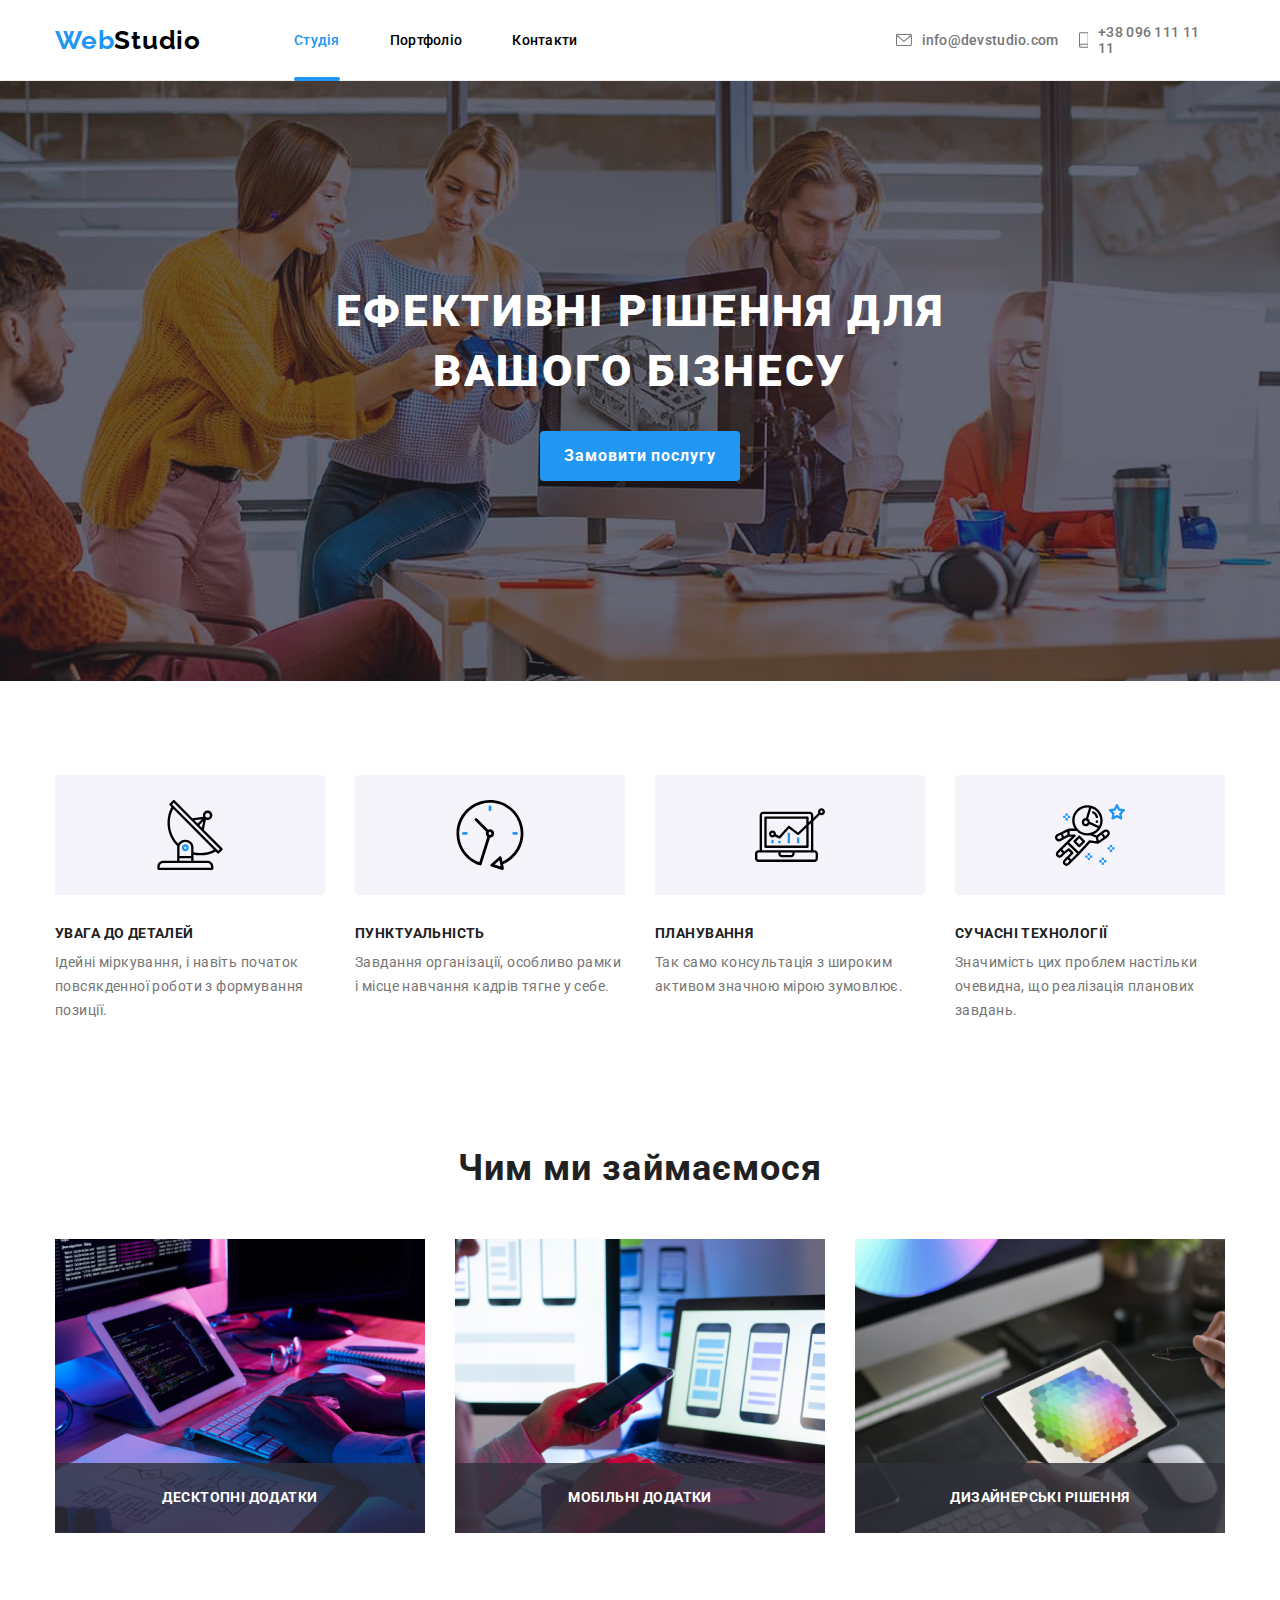
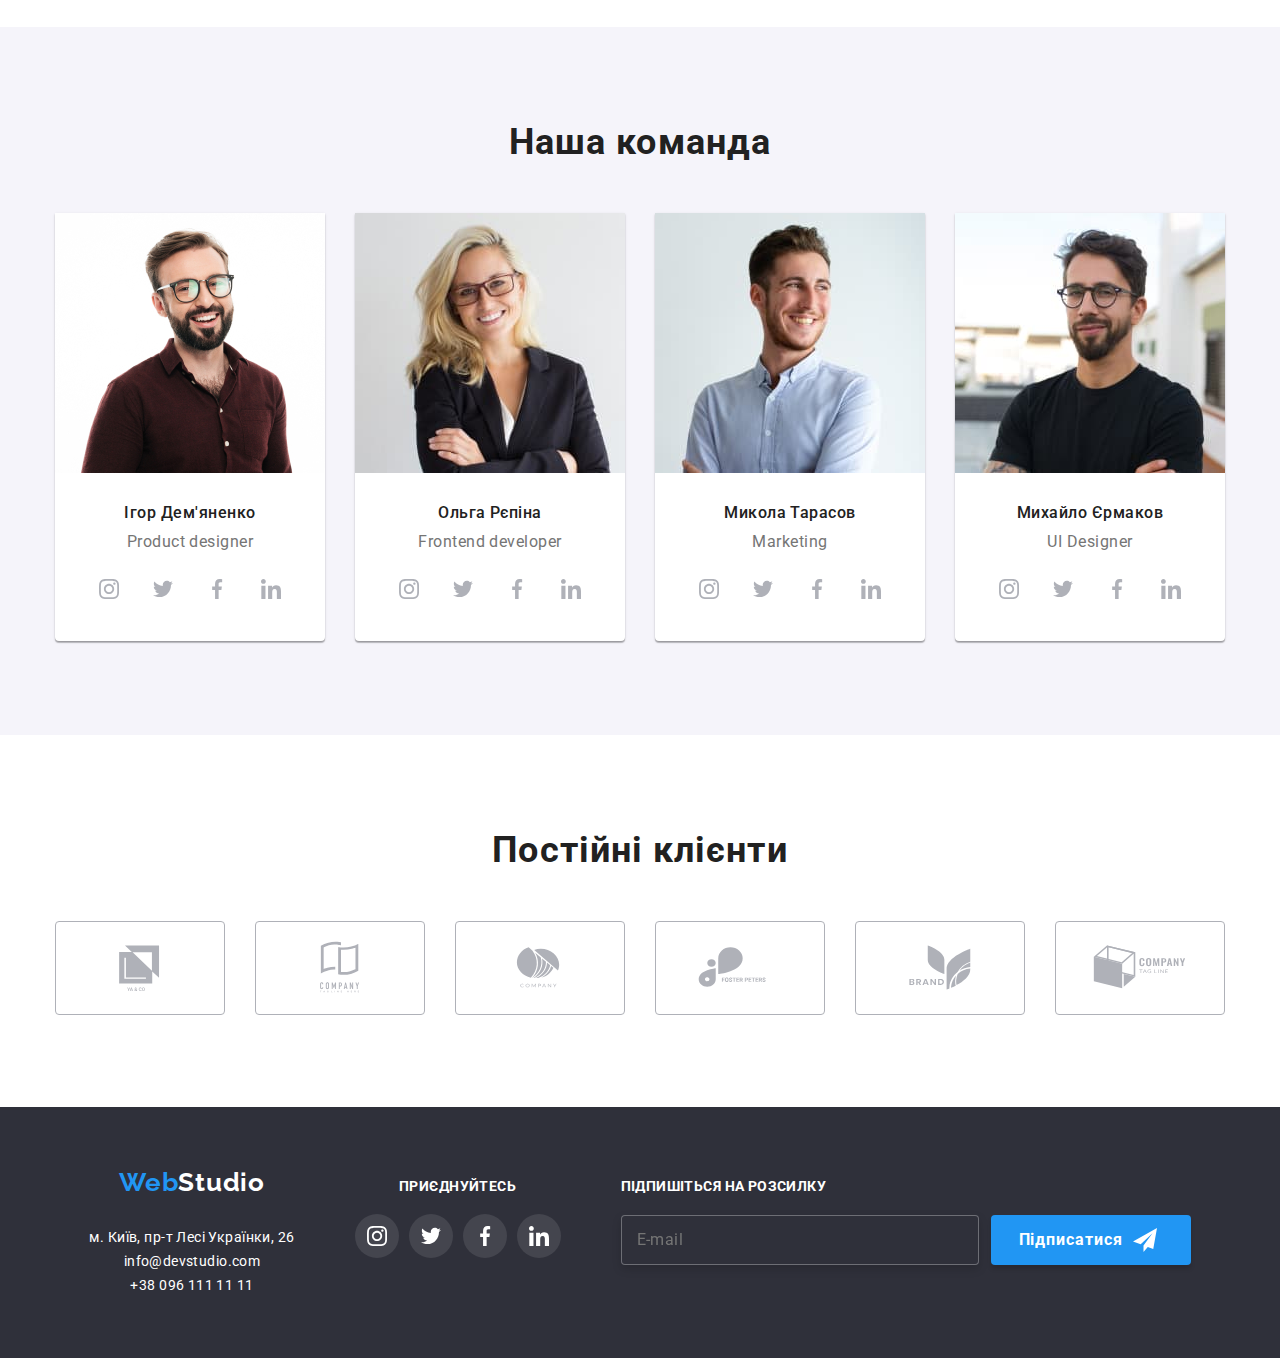
<file: index.html>
<!DOCTYPE html>
<html lang="uk">
<head>
    <meta charset="UTF-8">
    <meta http-equiv="X-UA-Compatible" content="IE=edge">
    <meta name="viewport" content="width=device-width, initial-scale=1.0">
    <title>WebStudio</title>

    <!-- Fonts -->
    <link rel="preconnect" href="https://fonts.googleapis.com" />
    <link rel="preconnect" href="https://fonts.gstatic.com" crossorigin />
    <link
        href="https://fonts.googleapis.com/css2?family=Montserrat:wght@400;500;600&family=Raleway:wght@700&family=Roboto:wght@400;500;700;900&display=swap"
        rel="stylesheet" />
        <link rel="stylesheet" href="https://cdnjs.cloudflare.com/ajax/libs/modern-normalize/1.1.0/modern-normalize.min.css" />
     <!-- Styles -->
    <link rel="stylesheet" href="./css/styles.css" />
</head>
<body class="body">
    <!-- Header -->
        <header class="header">
          <div class="container">
             <div class="header-container">
                 <nav class="header-nav">
                    <a href="" class="logo">
                      <span class="logo-web">Web</span><span class="logo-studio-header">Studio</span>
                    </a>
                   <ul class="header-menu">
                       <li class="nav-menu"><a href="./index.html" class="link link-current">Студія</a></li>
                       <li class="nav-menu"><a href="./portfolio.html" class="link">Портфоліо</a></li>
                      <li class="nav-menu"><a href="" class="link">Контакти</a></li>
                   </ul>
                 </nav>  
                 
                <ul class="header-contact">
                    <li class="contact-menu"><a href="" class="contact"><svg class="icon-envelope" width="16px" height="12px">
                     <use href="./images/icons.svg#icon-envelopehover"></use>
                  </svg>info@devstudio.com</a></li>
                    <li class="contact-menu"><a href="" class="contact-icon"><svg class="icon-smartphone" width="10px" height="16px">
                     <use href="./images/icons.svg#icon-smartphone"></use>
                  </svg>+38 096 111 11 11</a></li>
                </ul> 
              </div>
             <button type="button" class="mobile-menu-open js-open-menu">
               <svg class="mobile-menu-open_icon" width="40" height="40">
                  <use href="./images/icons.svg#icon-burger-menu"></use>
               </svg>
             </button>
          </div>

            <!-- mobile menu -->

               <div class="mobile-menu js-menu-container">
                  <div class="container mobile-menu_container">
                    <button type="button" class="mobile-menu_close-btn js-close-menu">
                        <svg class="mobile-menu_close-icon" width="40">
                          <use href="./images/icons.svg#icon-close-modal"></use>
                       </svg></button>
                   <ul class="mobile-nav">
                       <li class="mobile-menu_list">
                        <a href="./index.html" class="mobile-menu_link mobile-menu_link--curent">Студія</a>
                      </li>
                       <li class="mobile-menu_list">
                         <a href="./portfolio.html" class="mobile-menu_link">Портфоліо</a>
                       </li>
                      <li class="mobile-menu_list"><a href="" class="mobile-menu_link">Контакти</a>
                     </li>
                   </ul>
                   <ul class="mobile-contact">
                       <li class="mobile-contact_menu">
                         <a href="" class="contact-icon phone">+38 096 111 11 11</a>
                       </li>
                     <li class="mobile-contact_menu">
                        <a href="" class="contact-icon">info@devstudio.com</a>
                     </li>
                    </ul>
                    <ul class="mobile-social">
                       <li class="mobile-social_menu">
                         <a href="" class="mobile-social_link">Instagram</a>
                       </li>
                       <li class="mobile-social_menu">
                         <a href="" class="mobile-social_link">Twitter</a>
                       </li>
                       <li class="mobile-social_menu">
                         <a href="" class="mobile-social_link">Facebook</a>
                       </li>
                       <li class="mobile-social_menu">
                         <a href="" class="mobile-social_link">LinkedIn</a>
                       </li>
                    </ul> 
                  </div>
               </div> 
           
        </header>

    <!--Main-->
    <main>
        <!--Hero section-->
          <section class="hero">
              <div class="container hero-container">
                 <h1 class="hero-title">Ефективні рішення для вашого бізнесу</h1>
                 <button class="button-primary" type="button" data-modal-open>Замовити послугу</button>
              </div>
          </section> 
        
        <!--About us-->
         <section class="section-activity">
            <div class="container">
             <ul class="card-set">
                  <li class="item">
                    <div class="item-icon"><svg class="icon-advantages" width="70px" height="70px">
                            <use href="./images/icons.svg#icon-antenna"></use>
                         </svg>
                    </div>
                     <h3 class="section-title">Увага до деталей</h3>
                     <p class="section-text">Ідейні міркування, і навіть початок повсякденної роботи з формування позиції.</p>
                  </li>
                  <li class="item">
                    <div class="item-icon"><svg class="icon-advantages" width="70px" height="70px">
                             <use href="./images/icons.svg#icon-clock"></use>
                         </svg>
                    </div>
                     <h3 class="section-title">Пунктуальність</h3>
                     <p class="section-text">Завдання організації, особливо рамки і місце навчання кадрів тягне у себе.</p>
                  </li>
                  <li class="item">
                    <div class="item-icon"><svg class="icon-advantages" width="70px" height="70px">
                             <use href="./images/icons.svg#icon-diagram"></use>
                         </svg>
                    </div>
                     <h3 class="section-title">Планування</h3>
                     <p class="section-text">Так само консультація з широким активом значною мірою зумовлює.</p>
                  </li>
                  <li class="item">
                     <div class="item-icon"><svg class="icon-advantages" width="70px" height="70px">
                             <use href="./images/icons.svg#icon-astronaut"></use>
                          </svg>
                      </div>
                     <h3 class="section-title">Сучасні технології</h3>
                     <p class="section-text">Значимість цих проблем настільки очевидна, що реалізація планових завдань.</p>
                  </li>

               </ul>
            </div>
        </section> 
        <!--What we do-->
         <section class="section">
            <div class="container">
              <h2 class="title-section">Чим ми займаємося</h2>
                <ul class="flex-container">
                 <li class="flex-images">
                    <div class="flex-images-overlay">
                      <img src="./images/tablet.jpg" alt="Розробник працює з макетом сайту" width="370">
                      <p class="overlay-studio-tablet">Десктопні додатки</p>
                    </div>
                  </li>
                  <li class="flex-images">
                     <div class="flex-images-overlay">
                       <img src="./images/cellphone.jpg" alt="Розробник створює мобільний додаток" width="370">
                       <p class="overlay-studio-mobile">Мобільні додатки</p>
                    </div>
                  </li>
                  <li class="flex-images">
                     <div class="flex-images-overlay">
                      <img src="./images/tablet2.jpg" alt="Розробник тестує додаток" width="370">
                      <p class="overlay-studio-design">Дизайнерські рішення</p>
                     </div>
                  </li>
              </ul>
            </div>
        </section> 
        <!--Our team-->
        <section class="section-team">
          <div class="container">
             <h2 class="title-section-team">Наша команда</h2>
              <ul class="list">
                  <li class="list-team">
                     <picture>
                        <source 
                          srcset="./images/igor-desktop.jpg, ./images/igor-desktop@2x.jpg"
                          media="(min-width: 1200px)"
                        />
                        <source
                          srcset="./images/igor-tab.jpg, ./images/igor-tab@2x.jpg"
                          media="(min-width: 768px)"
                        />
                        <source
                          srcset="./images/igor-mob.jpg, ./images/igor-mob@2x.jpg"
                          media="(max-width: 767px)"
                        />
                       <img src="./images/igor-mob.jpg" alt="На картинці зображений чоловік який займає посаду Product designer ">
                     </picture>
                    <div class="team-box">
                       <h4 class="text-section">Ігор Дем'яненко</h4>
                       <p class="name">Product designer</p>
                       <ul class="social-list">
                          <li class="social-item"><a href="" class="social-link"><svg class="social-icon" width="20px" height="20px">
                            <use href="./images/icons.svg#icon-instagram"></use>
                            </svg></a>
                          </li>
                        <li class="social-item"><a href="" class="social-link"><svg class="social-icon" width="20px" height="20px">
                           <use href="./images/icons.svg#icon-twitter"></use>
                           </svg></a>
                        </li>
                        <li class="social-item"><a href="" class="social-link"><svg class="social-icon" width="20px" height="20px">
                                 <use href="./images/icons.svg#icon-facebook"></use>
                              </svg></a>
                        </li>
                        <li class="social-item"><a href="" class="social-link"><svg class="social-icon" width="20px" height="20px">
                                 <use href="./images/icons.svg#icon-linkedin"></use>
                              </svg></a>
                        </li>
                      </ul>
                     </div>
                  </li>
                  <li class="list-team">
                     <picture>
                        <source
                         srcset="./images/olga-desktop.jpg, ./images/olga-desktop@2x.jpg "
                         media="(min-width: 1200px)"
                        />
                        <source 
                         srcset="./images/olga-tab.jpg, ./images/olga-tab@2x.jpg"
                          media="(min-width: 768px)"
                        />
                        <source
                         srcset="./images/olga-mob.jpg, ./images/olga-mob@2x.jpg" 
                         media="(max-width: 768px)" 
                        />
                     <img src="./images/olga-mob.jpg" alt="На картинці зображена жінка яка займає посаду Frontend developer">
                     </picture>
                      <div class="team-box">
                         <h4 class="text-section">Ольга Рєпіна</h4>
                          <p class="name">Frontend developer</p>
                        <ul class="social-list">
                           <li class="social-item"><a href="" class="social-link"><svg class="social-icon" width="20px" height="20px">
                                    <use href="./images/icons.svg#icon-instagram"></use>
                                 </svg></a>
                           </li>
                           <li class="social-item"><a href="" class="social-link"><svg class="social-icon" width="20px" height="20px">
                                    <use href="./images/icons.svg#icon-twitter"></use>
                                 </svg></a>
                           </li>
                           <li class="social-item"><a href="" class="social-link"><svg class="social-icon" width="20px" height="20px">
                                    <use href="./images/icons.svg#icon-facebook"></use>
                                 </svg></a>
                           </li>
                           <li class="social-item"><a href="" class="social-link"><svg class="social-icon" width="20px" height="20px">
                                    <use href="./images/icons.svg#icon-linkedin"></use>
                                 </svg></a>
                           </li>
                        </ul>
                     </div>
                  </li>

                  <li class="list-team">
                     <picture>
                        <source
                         srcset="./images/mukola-desktop.jpg, ./images/mukola-desktop@2x.jpg"
                         media="(min-width: 1200px)"
                        />
                        <source
                          srcset="./images/mukola-tab.jpg, ./images/mukola-tab@2x.jpg"
                          media="(min-width: 768px)" 
                        />
                        <source 
                         srcset="./images/mukola-mob.jpg, ./images/mukola-mob@2x.jpg" 
                         media="(max-width: 768px)"
                        />
                     <img src="./images/mukola-mob.jpg" alt="На картинці зображений чоловік який займає посаду Marketing">
                     </picture>
                     <div class="team-box"><h4 class="text-section">Микола Тарасов</h4>
                     <p class="name">Marketing</p>
                     <ul class="social-list">
                        <li class="social-item"><a href="" class="social-link"><svg class="social-icon" width="20px" height="20px">
                                 <use href="./images/icons.svg#icon-instagram"></use>
                              </svg></a>
                        </li>
                        <li class="social-item"><a href="" class="social-link"><svg class="social-icon" width="20px" height="20px">
                                 <use href="./images/icons.svg#icon-twitter"></use>
                              </svg></a>
                        </li>
                        <li class="social-item"><a href="" class="social-link"><svg class="social-icon" width="20px" height="20px">
                                 <use href="./images/icons.svg#icon-facebook"></use>
                              </svg></a>
                        </li>
                        <li class="social-item"><a href="" class="social-link"><svg class="social-icon" width="20px" height="20px">
                                 <use href="./images/icons.svg#icon-linkedin"></use>
                              </svg></a>
                        </li>
                     </ul>
                     </div>
                  </li>
            
                  <li class="list-team">
                     <picture>
                        <source 
                         srcset="./images/muhaylo-desktop.jpg, ./images/muhaylo-desktop@2x.jpg"
                         media="(min-width: 1200px)" 
                        />
                        <source
                         srcset="./images/muhaylo-tab.jpg, ./images/muhaylo-tab@2x.jpg"
                          media="(min-width: 768px)"
                        />
                        <source 
                         srcset="./images/muhaylo-mob.jpg, ./images/muhaylo-mob@2x.jpg"
                         media="(max-width: 768px)"
                        />
                     <img src="./images/muhaylo-mob.jpg" alt="На картинці зображений чоловік який займає посаду UI Designer">
                     </picture>
                     <div class="team-box"><h4 class="text-section">Михайло Єрмаков</h4>
                     <p class="name">UI Designer</p>
                     <ul class="social-list">
                        <li class="social-item"><a href="" class="social-link"><svg class="social-icon" width="20px" height="20px">
                                 <use href="./images/icons.svg#icon-instagram"></use>
                              </svg></a>
                        </li>
                        <li class="social-item"><a href="" class="social-link"><svg class="social-icon" width="20px" height="20px">
                                 <use href="./images/icons.svg#icon-twitter"></use>
                              </svg></a>
                        </li>
                        <li class="social-item"><a href="" class="social-link"><svg class="social-icon" width="20px" height="20px">
                                 <use href="./images/icons.svg#icon-facebook"></use>
                              </svg></a>
                        </li>
                        <li class="social-item"><a href="" class="social-link"><svg class="social-icon" width="20px" height="20px">
                                 <use href="./images/icons.svg#icon-linkedin"></use>
                              </svg></a>
                        </li>
                     </ul>
                     </div>
                  </li>
               </ul>
            </div>
        </section>

        <section class="section-clients">
         <div class="container">
            <h2 class="title-section-clients">Постійні клієнти</h2>
            <div class="">
               <ul class="list-clients">
                  <li class="item-clients"><a href="" class="link-clients"><svg class="icon-clients" width="106px">
                     <use href="./images/icons.svg#icon-YACO"></use></svg></a>
                  </li>
                  <li class="item-clients"><a href="" class="link-clients"><svg class="icon-clients" width="106px">
                           <use href="./images/icons.svg#icon-CompanyTaglineHERE"></use>
                        </svg></a>
                  </li>
                  <li class="item-clients"><a href="" class="link-clients"><svg class="icon-clients" width="106px">
                           <use href="./images/icons.svg#icon-Company"></use>
                        </svg></a>
                  </li>
                  <li class="item-clients"><a href="" class="link-clients"><svg class="icon-clients" width="106px">
                           <use href="./images/icons.svg#icon-FosterPeters"></use>
                        </svg></a>
                  </li>
                  <li class="item-clients"><a href="" class="link-clients"><svg class="icon-clients" width="106px">
                           <use href="./images/icons.svg#icon-Brand"></use>
                        </svg></a>
                  </li>
                  <li class="item-clients"><a href="" class="link-clients"><svg class="icon-clients" width="106px">
                           <use href="./images/icons.svg#icon-CompanyTAGLINE"></use>
                        </svg></a>
                  </li>
               </ul>
            </div>
         </div>
        </section> 

    </main> 
    <!--Footer-->
    <footer class="footer">
        <div class="container">
            <div class="footer-flex">
                 <div class="address">
                    <a href="./index.html" class="logo-footer">
                      <span class="logo-web">Web</span><span class="logo-studio-footer">Studio</span>
                     </a>
                     <ul class="address-list">
                        <li><a href="" class="footer-contact">м. Київ, пр-т Лесі Українки, 26</a></li>
                        <li><a href="" class="footer-contact">info@devstudio.com</a></li>
                        <li><a href="" class="footer-contact">+38 096 111 11 11</a></li>
                     </ul>
                </div>
                <!-- Join us -->
                 <div class="link-box">
                    <h2 class="footer-title">ПРИЄДНУЙТЕСЬ</h2>
                    <ul class="social-list">
                       <li class="social-item"><a class="social-link" href="" ><svg class="social-icon" width="20px" height="20px">
                              <use href="./images/icons.svg#icon-instagram"></use>
                           </svg></a>
                       </li>
                       <li class="social-item"><a href="" class="social-link"><svg class="social-icon" width="20px" height="20px">
                              <use href="./images/icons.svg#icon-twitter"></use>
                           </svg></a>
                       </li>
                       <li class="social-item"><a href="" class="social-link"><svg class="social-icon" width="20px" height="20px">
                              <use href="./images/icons.svg#icon-facebook"></use>
                           </svg></a>
                       </li>
                       <li class="social-item"><a href="" class="social-link"><svg class="social-icon" width="20px" height="20px">
                              <use href="./images/icons.svg#icon-linkedin"></use>
                           </svg></a>
                        </li>

                     </ul>
                  </div>
                <!-- Subscription -->
                  <div class="subscription">
                   <p class="subscription-text">Підпишіться на розсилку</p>
                    <form class="subscription-form"><input class="subscription-input" name="user-email" type="email" placeholder="E-mail">
                       <button class="subscription-button" type="submit">Підписатися<svg class="subscription-icon" width="24" height="24">
                          <use href="./images/icons.svg#icon-icon-send"></use></svg>
                       </button>
                    </form>
                 </div>

            </div> 

                
         </div>

      
      </footer> 

      <!-- Модальне вікно -->

        <div class="backdrop is-hidden" data-modal>
         <div class="modal">
            <button type="button" class="modal-close-btn" data-modal-close><svg class="modal-close-btn-icon" width="18px" height="18px"><use href="images/icons.svg#icon-close-modal"></use></svg></button>
            <form class="modal-form">
               <p class="modal-form-name">Залиште свої дані, ми вам передзвонимо</p>
               <label class="modal-form-field">
                  <span class="modal-form-input-desc">Ім'я</span>
                  <span class="modal-form-input-wrapper">
                    <input type="text" name="user_name" class="modal-form-input" required/>
                     <svg class="modal-form-input-icon" width="18" height="18"><use href="./images/icons.svg#icon-person-black-icon"></use></svg>
                  </span>
               </label>
               <label class="modal-form-field">
                  <span class="modal-form-input-desc">Телефон</span>
                    <span class="modal-form-input-wrapper">
                       <input type="tel" name="user_phone" class="modal-form-input" required/>
                          <svg class="modal-form-input-icon" width="18" height="18">
                            <use href="./images/icons.svg#icon-phone-black-icon"></use>
                          </svg>
                        </span>
               </label>
               <label class="modal-form-field">
                  <span class="modal-form-input-desc">Пошта</span>
                  <span class="modal-form-input-wrapper">
                     <input type="email" name="user_email" class="modal-form-input" required />
                    <svg class="modal-form-input-icon" width="18" height="18">
                       <use href="./images/icons.svg#icon-email-black-icon"></use>
                    </svg>
                  </span>  
               </label>
               <label class="modal-form-field">
                  <span class="message">
                  <span class="modal-form-input-desc">Коментар</span>
                  <textarea name="user_message" class="modal-form-message" rows="10" placeholder="Введіть текст" ></textarea> 
                  </span>
               </label>
               <div class="checkbox">
                  <label for="user-policy" class="modal-form-check-desc">
                     <input id="user-policy" type="checkbox" name="user_policy" class="modal-form-check" /><svg tabindex="0" class="checkbox-icon" width="16" height="15">
                        <use href="./images/icons.svg#icon-icon-check"></use>
                     </svg>
                     Погоджуюся з розсилкою та приймаю <a href="" class="checkbox-link">Умови договору</a>
               </label>
               </div>
               <button type="submit" class="modal-form-submit">Відправити</button>
            </form>
         </div> 

      </div> 
    <script src="./js/modal.js"></script>
    <script src="./js/mobile-menu.js"></script> 
   
   </body>
</html>
</file>
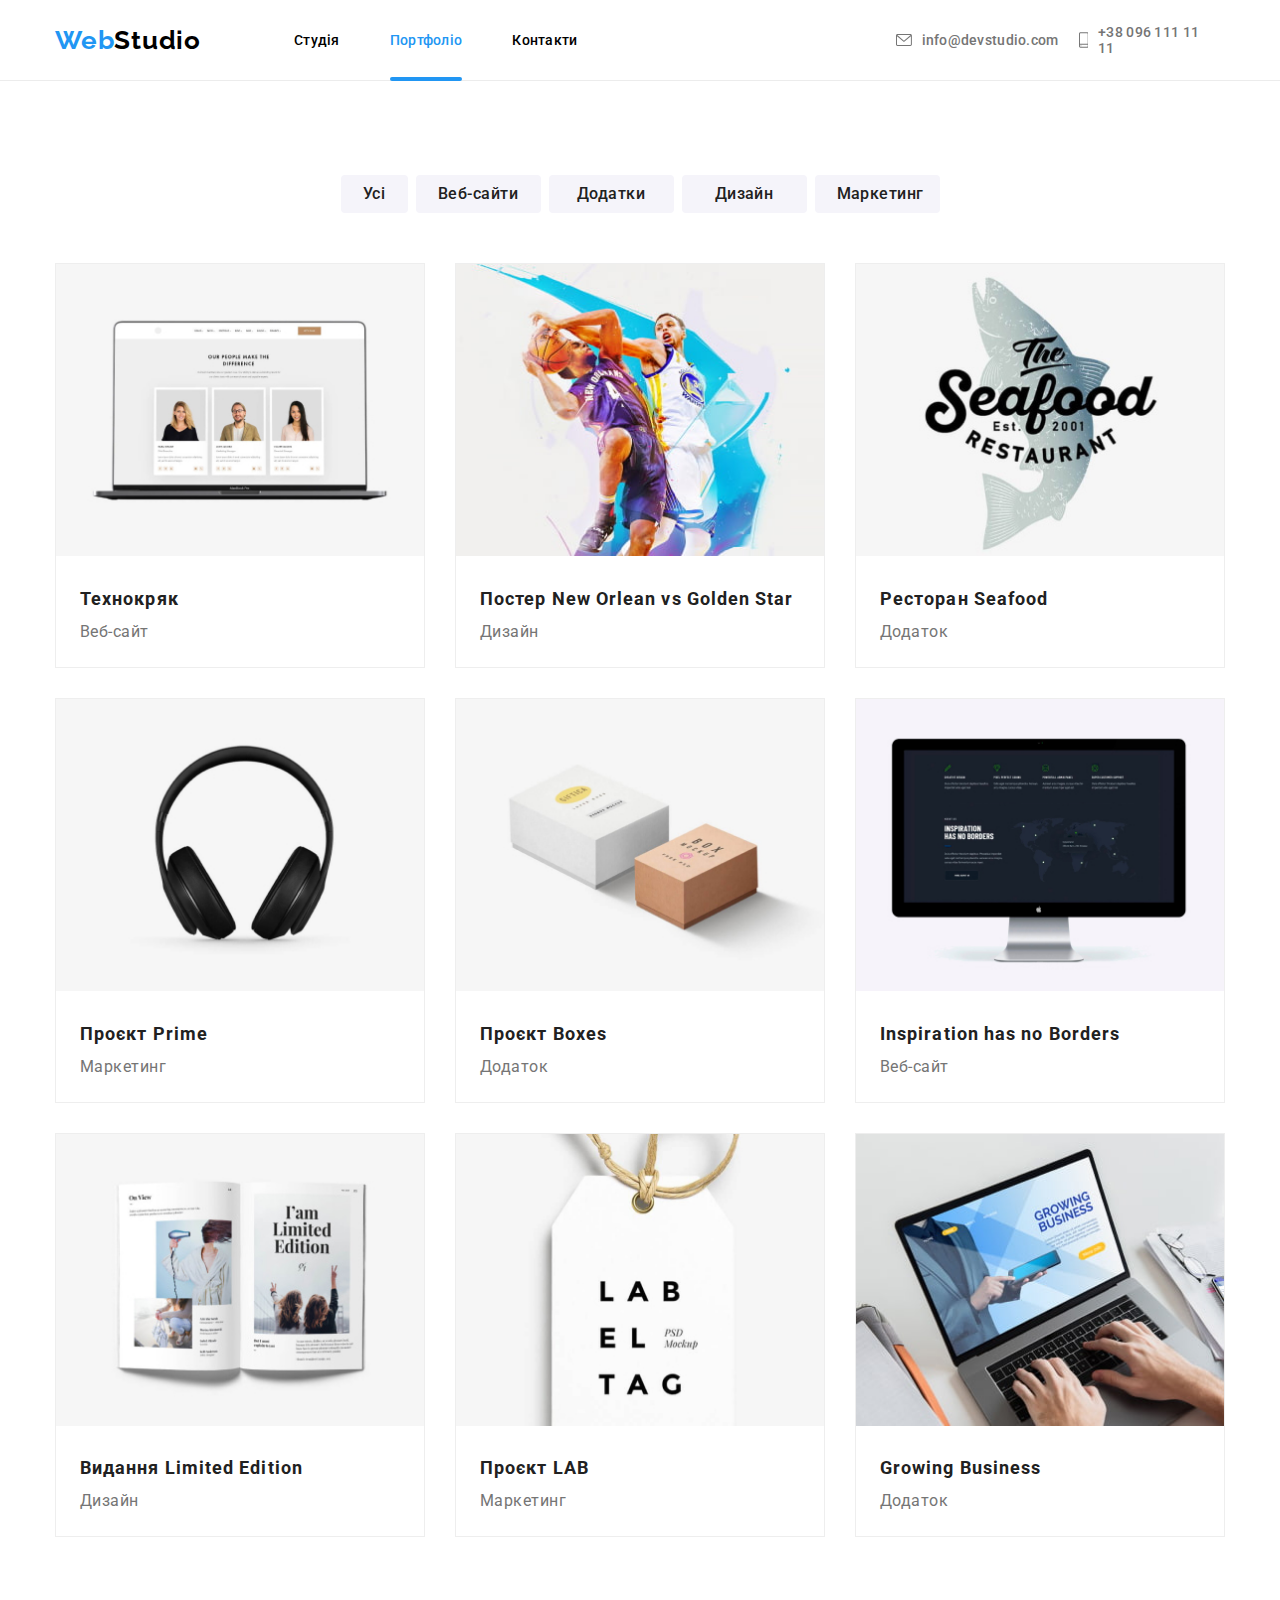
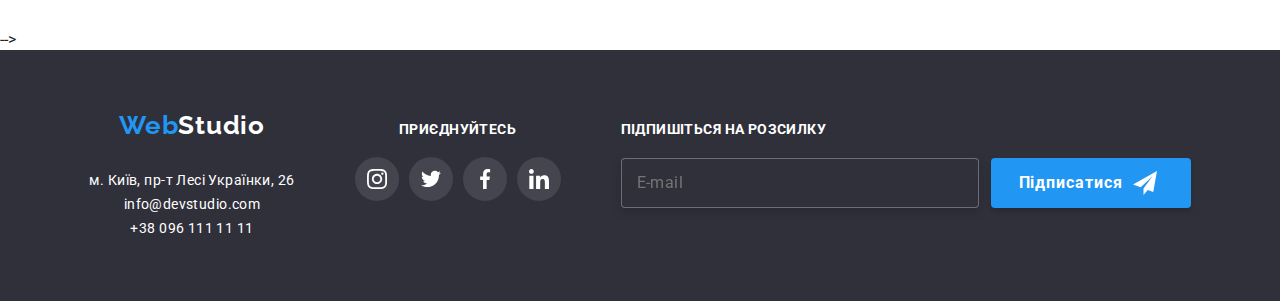
<file: portfolio.html>
<!DOCTYPE html>
<html lang="en">
<head>
    <meta charset="UTF-8">
    <meta http-equiv="X-UA-Compatible" content="IE=edge">
    <meta name="viewport" content="width=device-width, initial-scale=1.0">
    <title>Portfolio</title>
    
    <!-- Fonts -->
    <link rel="preconnect" href="https://fonts.googleapis.com" />
    <link rel="preconnect" href="https://fonts.gstatic.com" crossorigin />
    <link
        href="https://fonts.googleapis.com/css2?family=Montserrat:wght@400;500;600&family=Raleway:wght@700&family=Roboto:wght@400;500;700;900&display=swap"
        rel="stylesheet" />
     <link rel="stylesheet" href="https://cdnjs.cloudflare.com/ajax/libs/modern-normalize/1.1.0/modern-normalize.min.css" />
   
        <!-- Styles -->
    <link rel="stylesheet" href="./css/styles.css" />
</head>
<body class="body">
    <!--Header-->
      <header class="header">
          <div class="container">
             <div class="header-container">
                 <nav class="header-nav">
                      <a href="" class="logo">
                      <span class="logo-web">Web</span><span class="logo-studio-header">Studio</span>
                    </a>
                      <ul class="header-menu">
                         <li class="nav-menu"><a href="./index.html" class="link ">Студія</a></li>
                         <li class="nav-menu"><a href="./portfolio.html" class="link link-current">Портфоліо</a></li>
                         <li class="nav-menu"><a href="" class="link">Контакти</a></li>
                      </ul>
                 </nav>
                       <ul class="header-contact">
                          <li class="contact-menu"><a href="" class="contact"><svg class="icon-envelope" width="16px" height="12px">
                           <use href="./images/icons.svg#icon-envelopehover"></use>
                        </svg>info@devstudio.com</a></li>
                          <li class="contact-menu"><a href="" class="contact-icon"><svg class="icon-smartphone" width="10px" height="16px">
                           <use href="./images/icons.svg#icon-smartphone"></use>
                        </svg>+38 096 111 11 11</a></li>
                      </ul>
             </div>    
           </div>           
      </header>
          
    <!--Main-->
    <main>
        <!--Buttons-->
         <section class="section">
          <div class="container">
               <div>
                   <ul class="button-portfolio">
                      <li><button type="button" class="button-primary-portfolio">Усі</button></li>
                      <li><button type="button" class="button">Веб-сайти</button></li>
                      <li><button type="button" class="button">Додатки</button></li>
                      <li><button type="button" class="button">Дизайн</button></li>
                      <li><button type="button" class="button">Маркетинг</button></li>
                  </ul>
              </div> 
      
                <ul class="flex-portfolio">
                    <li class="flex-list">
                     <a href="" class="flex-cart">
                        <div class="flex-cart-img-wrapper"><img src="./images/texnokriak.jpg" alt="На картинці зображі члени команинди компанії " width="370">
                          <p class="overlay">Ресурс пропонує комплексні пропозиції з різним рівнем функціоналу та сервісів. Все це дозволить відвідувачу отримати
                            вичерпні відомості про компанію чи приватну особу.
                         </p>
                     </div>
                      <div class="list-portfolio"><h3 class="list-portfolio-title">Технокряк</h3>
                         <p class="list-portfolio-text">Веб-сайт</p>
                      </div></a>
                    </li>
                    <li class="flex-list">
                      <a href="" class="flex-cart">
                          <div class="flex-cart-img-wrapper"><img src="./images/orlean.jpg" alt="На картинці зображені баскетболісти" width="370">
                             <p class="overlay">Ресурс пропонує комплексні пропозиції з різним рівнем функціоналу та сервісів. Все це дозволить
                               відвідувачу отримати вичерпні відомості про компанію чи приватну особу.
                             </p>
                         </div>
                         <div class="list-portfolio"><h3 class="list-portfolio-title">Постер New Orlean vs Golden Star</h3>
                         <p class="list-portfolio-text">Дизайн</p>
                          </div>
                      </a>
                    </li>
                    <li class="flex-list">
                     <a href="" class="flex-cart">
                        <div class="flex-cart-img-wrapper"><img src="./images/ресторан.jpg" alt="На картинці зображений логотип ресторану Морської їжі" width="370">
                           <p class="overlay">Ресурс пропонує комплексні пропозиції з різним рівнем функціоналу та сервісів. Все це дозволить
                            відвідувачу отримати вичерпні відомості про компанію чи приватну особу.
                           </p>
                       </div>
                       <div class="list-portfolio"><h3 class="list-portfolio-title">Ресторан Seafood</h3>
                          <p class="list-portfolio-text">Додаток</p>
                       </div>
                     </a>
                    </li>
                    <li class="flex-list">
                       <a href="" class="flex-cart">
                        <div class="flex-cart-img-wrapper"><img src="./images/prime.jpg" alt="На картинці зображено навушники" width="370">
                          <p class="overlay">Ресурс пропонує комплексні пропозиції з різним рівнем функціоналу та сервісів. Все це дозволить
                            відвідувачу отримати вичерпні відомості про компанію чи приватну особу.
                          </p>
                       </div>
                       <div class="list-portfolio"><h3 class="list-portfolio-title">Проєкт Prime</h3>
                          <p class="list-portfolio-text">Маркетинг</p>
                       </div>
                     </a>
                    </li>
                    <li class="flex-list">
                     <a href="" class="flex-cart">
                        <div class="flex-cart-img-wrapper"><img src="./images/Boxes.jpg" alt="На картинці зображено дві коробочки" width="370">
                          <p class="overlay">Ресурс пропонує комплексні пропозиції з різним рівнем функціоналу та сервісів. Все це дозволить
                             відвідувачу отримати вичерпні відомості про компанію чи приватну особу.
                          </p>
                        </div>
                       <div class="list-portfolio"><h3 class="list-portfolio-title">Проєкт Boxes</h3>
                          <p class="list-portfolio-text">Додаток</p>
                        </div>
                     </a>
                    </li>
                    <li class="flex-list">
                     <a href="" class="flex-cart">
                        <div class="flex-cart-img-wrapper"><img src="./images/Borders.jpg" alt="На картинці зображений комп'ютер" width="370">
                           <p class="overlay">Ресурс пропонує комплексні пропозиції з різним рівнем функціоналу та сервісів. Все це дозволить
                             відвідувачу отримати вичерпні відомості про компанію чи приватну особу.
                          </p>
                        </div>
                        <div class="list-portfolio"><h3 class="list-portfolio-title">Inspiration has no Borders</h3>
                          <p class="list-portfolio-text">Веб-сайт</p>
                        </div>
                     </a>
                    </li>
                   <li class="flex-list">
                     <a href="" class="flex-cart">
                        <div class="flex-cart-img-wrapper"><img src="./images/Edition.jpg" alt="На картинці зображено відкриту книгу" width="370">
                          <p class="overlay">Ресурс пропонує комплексні пропозиції з різним рівнем функціоналу та сервісів. Все це дозволить
                            відвідувачу отримати вичерпні відомості про компанію чи приватну особу.
                          </p>
                       </div>
                       <div class="list-portfolio"><h3 class="list-portfolio-title">Видання Limited Edition</h3>
                         <p class="list-portfolio-text">Дизайн</p>
                       </div>
                     </a>
                   </li>
                    <li class="flex-list">
                     <a href="" class="flex-cart">
                        <div class="flex-cart-img-wrapper"><img src="./images/Lab.jpg" alt="На картинці зображений тег" width="370">
                           <p class="overlay">Ресурс пропонує комплексні пропозиції з різним рівнем функціоналу та сервісів. Все це дозволить
                             відвідувачу отримати вичерпні відомості про компанію чи приватну особу.
                          </p>
                       </div>
                       <div class="list-portfolio"><h3 class="list-portfolio-title">Проєкт LAB</h3>
                         <p class="list-portfolio-text">Маркетинг</p>
                       </div>
                     </a>
                   </li>
                   <li class="flex-list">
                     <a href="" class="flex-cart">
                        <div class="flex-cart-img-wrapper"><img src="./images/Business.jpg" alt="На картинці зображений ноутбук" width="370">
                           <p class="overlay">Ресурс пропонує комплексні пропозиції з різним рівнем функціоналу та сервісів. Все це дозволить
                             відвідувачу отримати вичерпні відомості про компанію чи приватну особу.
                          </p>
                       </div>
                       <div class="list-portfolio"><h3 class="list-portfolio-title">Growing Business</h3>
                         <p class="list-portfolio-text">Додаток</p>
                       </div>
                     </a>
                   </li>

                  </ul>
            </div>
        </section>



    </main> -->
    <!--Footer-->
      <footer class="footer">
         <div class="container">
            <div class="footer-flex">
               <div class="address">
                  <a href="./index.html" class="logo-footer">
                     <span class="logo-web">Web</span><span class="logo-studio-footer">Studio</span>
                  </a>
                  <ul class="address-list">
                     <li><a href="" class="footer-contact">м. Київ, пр-т Лесі Українки, 26</a></li>
                     <li><a href="" class="footer-contact">info@devstudio.com</a></li>
                     <li><a href="" class="footer-contact">+38 096 111 11 11</a></li>
                  </ul>
               </div>
               <div class="link-box">
                  <h2 class="footer-title">ПРИЄДНУЙТЕСЬ</h2>
                  <ul class="social-list">
                     <li class="social-item"><a href="" class="social-link"><svg class="social-icon" width="20px"
                              height="20px">
                              <use href="./images/icons.svg#icon-instagram"></use>
                           </svg></a>
                     </li>
                     <li class="social-item"><a href="" class="social-link"><svg class="social-icon" width="20px"
                              height="20px">
                              <use href="./images/icons.svg#icon-twitter"></use>
                           </svg></a>
                     </li>
                     <li class="social-item"><a href="" class="social-link"><svg class="social-icon" width="20px"
                              height="20px">
                              <use href="./images/icons.svg#icon-facebook"></use>
                           </svg></a>
                     </li>
                     <li class="social-item"><a href="" class="social-link"><svg class="social-icon" width="20px"
                              height="20px">
                              <use href="./images/icons.svg#icon-linkedin"></use>
                           </svg></a>
                     </li>
      
                  </ul>
               </div> 

               <!-- Subscription -->
                <div class="subscription">
                  <p class="subscription-text">Підпишіться на розсилку</p>
                  <form class="subscription-form"><input class="subscription-input" name="user-email" type="email"
                        placeholder="E-mail">
                     <button class="subscription-button" type="submit">Підписатися<svg class="subscription-icon" width="24"
                           height="24">
                           <use href="./images/icons.svg#icon-icon-send"></use>
                        </svg>
                     </button>
                  </form>
               </div>
            </div>
      
      
         </div>
      
      
      </footer>

   <script src="./js/modal.js"></script> 
    </body>
</html>
</file>
<file: css/styles.css>
:root {
    --primary-text-color: #212121;
    --title-text-color: #757575;
    --accent-color:#2196F3;
    --transition-dur-and-func: 250ms cubic-bezier(0.4, 0, 0.2, 1);
}




body {
    background-color: #FFFFFF;
    color: var(--primary-text-color);
    font-family: 'Roboto';
    font-style: normal;
    font-weight: 400;
    font-size: 16px;
}

* {
    box-sizing: border-box;
}

/* .container {
    width: 1200px;
    margin-left: auto;
    margin-right: auto;
    padding-left: 15px;
    padding-right: 15px;
} */

.container {
    width: 100%;
    padding-right: 15px;
    padding-left: 15px;
}
@media screen and (min-width: 480px) {
    .container {
        
            margin: 0 auto;
        }
}

@media screen and (min-width: 768px) {
    .container {
            width: 768px;
        }
}

@media screen and (min-width: 1200px){
    .container {
        width: 1200px;
    }
}
 


h1, h2, h3, h4, h5, h6, p {
    margin: 0;
}

.list {
    list-style: none;
    padding-left: 0;
    margin: 0;
   
}

.link {
    text-decoration: none;
    color: inherit;
}

img {
    display: block;
    max-width: 100%;
    height: auto;
}

address {
    font-style: normal;
}

ul {
    list-style-type: none;
    padding: 0;
    margin: 0;
}

/* Header */
 /* <!-- Logo -- > */

 .header {
     padding-top: 16px;
     padding-bottom: 16px;
 }

 .header-container {
     
     display: flex;
     align-items: center;
     justify-content: space-between;
 }

@media screen and (max-width: 768px) {
.header-menu {
        display: none;
    }

    .header-contact {
        display: none;
    }
        .mobile-menu-open {
            position: absolute;
            top: 10px;
            right: 15px;
            background-color: transparent;
            border: none;
            padding: 0;
            height: 40px;
        }
}


.logo {
    color: #000000;
    margin-right: 93px;
    font-family: 'Raleway';
    font-style: normal;
    font-weight: 700;
    font-size: 26px;
    line-height: 1.192;
    text-decoration: none;
    letter-spacing: 0.03em;

}

.logo-web {
    color: var(--accent-color);
}

.logo-studio-header {
    color: #000000;
}

/* mobile menu */


@media screen and (max-width: 767px) {
   

.mobile-menu {
    position: fixed;
    width: 100%;
    height: 100%;
    max-height: 796px; 
    background-color: #fff;
    box-shadow: 0px 4px 8px rgba(0, 0, 0, 0.04), 0px 2px 4px rgba(0, 0, 0, 0.08), 0px 1px 3px rgba(0, 0, 0, 0.16);
    top: 0;
    left: 0;
    z-index: 1000;

    opacity: 0;
    visibility: hidden;
    pointer-events: none;
    transition: opacity 500ms linear, visability 500ms linear;
}

.mobile-menu.is-open {
    opacity: 1;
    visibility: visible;
    pointer-events: auto;
} 

.mobile-menu_container {
    position: relative;
    display: flex;
   align-items: flex-start;
        flex-direction: column;
        justify-content: space-between;
        padding-top: 48px;
        padding-bottom: 48px;
        padding-left: 40px;
        overflow: auto;
}

.mobile-menu_close-icon {
    height: 40px;
}

.mobile-menu_close-btn {
    position: absolute;
    top: 10px;
    right: 15px;
    padding: 0;
    height: 40px;
    background-color: transparent;
    border: none;
    line-height: 0;
}
.mobile-menu_list:not(:last-child) {
    margin-bottom: 32px;
}

.mobile-nav {
    margin-bottom: 106px;
}
.mobile-menu_link {
    font-weight: 500;
    font-size: 40px;
    line-height:1.18;
    letter-spacing: 0.02em;
    color: #212121;
    text-decoration: none;
}
.mobile-menu_link--curent {
    color: var(--accent-color);
}

.mobile-contact_menu {
    margin-bottom: 32px;
}
.contact-icon {
font-weight: 500;
    font-size: 24px;
    line-height: 1.17;
    letter-spacing: 0.02em;
    color: #757575;
    text-decoration: none;
} 
.phone {
    color: var(--accent-color);
}

.mobile-social_menu {
    display: inline-block;
   margin-top: 32px;
} 
.mobile-social_menu:not(:first-child) {
    padding-left: 10px;
}

.mobile-social_link {
    padding-right: 10px;
    font-weight: 500;
    font-size: 18px;
    line-height: 1.22;
    letter-spacing: 0.02em;
    color: var(--accent-color);
    text-decoration: none;
    
}
.mobile-social_menu:not(:last-child)::after {
    content: "";
    height: 100%;
    width: 0px;
    border: 1px solid rgba(33, 33, 33, .2);
    
}
}

@media screen and (min-width: 768px) {
    .mobile-menu {
        display: none;
    }
    .mobile-menu-open {
        display: none;
    }
}

/* Hero mobile*/

 .hero {
     padding-top: 118px;
     padding-bottom: 118px;
     background: #2F303A;
     text-align: center;
     margin: 0 auto;
     background-image: linear-gradient(rgba(47, 48, 58, 0.4), rgba(47, 48, 58, 0.4)), url("../images/header-mob1x.jpg");
     background-size: cover;
     background-repeat: no-repeat;
     background-position: center;
     max-width: 100%;
    }

@media screen and (min-device-pixel-ratio: 2) and (max-width: 767px),
     screen and (min-resolution: 192dpi) and (max-width: 767px),
     screen and (min-resolution: 2dppx) and (max-width: 767px) {
        .hero {
            background-image: linear-gradient(rgba(47, 48, 58, 0.4), rgba(47, 48, 58, 0.4)), url("../images/header-mob2x.jpg");
        }
    }
@media screen and (min-width: 768px) {
    .hero {
    background-image: linear-gradient(rgba(47, 48, 58, 0.4), rgba(47, 48, 58, 0.4)), url("../images/header-tablet1x.jpg");
     }

    } 

@media screen and (min-device-pixel-ratio: 2) and (min-width: 768px),
         screen and (min-resolution: 192dpi) and (min-width: 768px),
         screen and (min-resolution: 2dppx) and (min-width: 768px) {
            .hero {
         background-image: linear-gradient(rgba(47, 48, 58, 0.4), rgba(47, 48, 58, 0.4)), url("../images/header-tablet2x.jpg");
             }
         }

 @media screen and (min-width: 1200px) {
     .hero {
     background-image: linear-gradient(rgba(47, 48, 58, 0.4), rgba(47, 48, 58, 0.4)), url("../images/backgroundhero.jpg");
        padding-top: 200px;
        padding-bottom: 200px;
        max-width: 1600px;
         
    }
    }

 @media screen and (min-device-pixel-ratio: 2) and (min-width: 1200px),
         screen and (min-resolution: 192dpi) and (min-width: 1200px),
         screen and (min-resolution: 2dppx) and (min-width: 1200px) {
             .hero {
                 background-image: linear-gradient(rgba(47, 48, 58, 0.4), rgba(47, 48, 58, 0.4)), url("../images/header-desktop2x.jpg");
             }
    }

.hero-title {
    margin: 0 auto;
    margin-bottom: 30px;
    max-width: 360px;
    color: #FFFFFF;
    font-weight: 900;
    font-size: 26px;
    line-height: 1.61;
    text-align: center;
    letter-spacing: 0.06em;
    text-transform: uppercase;
}

@media screen and (min-width: 1200px){
    .hero-title {
        max-width: 696px;
        font-weight: 900;
        font-size: 44px;
        line-height: 1.364;
    }
}

.hero-container {
    display: block;
}

@media screen and (min-width: 768px) {
    .header-contact {
        margin-left: 96px;}
    .header-contact {
     display: flex;
    align-items: center;
    flex-direction: column;
    gap: 10px;}
    .contact-menu {
    margin-right: 0;
    }
    .icon-envelope {
    fill: currentColor;
     margin-right: 8px;
    }
    .icon-smartphone {
    fill: currentColor;
     margin-right: 8px;
    }
}

@media screen and (min-width: 1200px) {
    .header-contact {
     margin-left: 318px;
     }

    .header-contact {
     flex-direction: row;
     gap: 0;}

     .contact-menu {
     margin-right: 20px;
    }
     .icon-envelope {
      margin-right: 10px;
    }
    .icon-smartphone {
     margin-right: 10px;
    }
}

@media screen and (min-width: 768px), 
screen and (min-width: 1200px) {
    
  .header {
    border-bottom: 1px solid #ECECEC;
    padding-top: 0;
    padding-bottom: 0;
 }

 .header-container {
    display: flex;
    align-items: center;
    justify-content: space-between;
    }

 .header-nav {
    display: flex;
    align-items: center;
    justify-content: space-between;
    }

 
.logo {
    color: #000000;
    margin-right: 93px;
    font-family: 'Raleway';
        font-style: normal;
        font-weight: 700;
        font-size: 26px;
        line-height: 1.192;
    text-decoration: none;
    letter-spacing: 0.03em;
    
}

.logo-web {
    color: var(--accent-color);
}

.logo-studio-header {
    color: #000000;
 }

 ul {
      padding-left: 0;
      margin: 0;
      list-style-type: none;
    }
 
 .header-menu {
    display: flex;

 }

 .nav-menu {
    margin-right: 50px;
    margin-top: 0;
    margin-bottom: 0;
   }

 .nav-menu:last-child {
    margin-right: 0;
 }

 .link {
     display: block;
     position: relative;
     padding-bottom: 32px;
     padding-top: 32px;
     color: #000000;
     text-decoration: none;
     font-weight: 500;
     font-size: 14px;
     line-height: 1.143;
     letter-spacing: 0.02em;
     transition: color 250ms cubic-bezier(0.4, 0, 0.2, 1);
 }


 .link-current {
    color: var(--accent-color);
 }

 .link-current::after {
    content: '';
    position: absolute;
    display: block;
        width: 100%;
        height: 4px;
        bottom: -1px;
        right: 0;
        background: #2196F3;
        border-radius: 2px;
 }

 .header-menu .link:hover,
 .header-menu .link:focus {
   color: var(--accent-color);
 }
 

.header-contact {
    display: flex;
    /* margin-left: 318px; */
    align-items: center;
    
}
.contact-menu {
    display: flex;
    /* margin-right: 30px; */
}
.contact-menu:last-child {
    margin-right: 10px;
}


.header-contact .contact {
    color: var(--title-text-color);
        font-weight: 500;
        font-size: 14px;
        line-height: 1.143;
        letter-spacing: 0.02em;
    text-decoration: none;
    display: flex;
    align-items: center;
}

.header-contact .contact:hover,
.header-contact .contact:focus {
    color: var(--accent-color)
}
 
.header-contact .contact-icon {
    color: var(--title-text-color);
        font-weight: 500;
        font-size: 14px;
        line-height: 1.143;
        letter-spacing: 0.02em;
        text-decoration: none; 
         display: flex; 
        align-items: center; 
}

 .header-contact .contact-icon:hover,
.header-contact .contact-icon:focus {
     color: var(--accent-color);
} 

.header-contact .contact .icon-envelope:hover,
.header-contact .contact .icon-envelope:focus {
    fill: var(--accent-color);
}
 
}


/* main */
/* hero section desctop*/

/* .hero {
    padding-top: 200px;
    padding-bottom: 200px;
    background: #2F303A;
    text-align: center;
    margin: 0 auto; 
    background-image: linear-gradient(rgba(47, 48, 58, 0.4), rgba(47, 48, 58, 0.4)), url("../images/backgroundhero.jpg");
    background-size: cover;
    background-repeat: no-repeat;
    background-position: center;
    max-width: 1600px;
} */


/* .hero-title {
    margin: 0 auto;
    margin-bottom: 30px;
    max-width: 696px;
    color: #FFFFFF;
        font-weight: 900;
        font-size: 44px;
        line-height: 1.364;
        text-align: center;
        letter-spacing: 0.06em;
        text-transform: uppercase;
    } */

.button-primary { 
    width: 200px;
    height: 50px;
    margin: 0 auto;
    display: block;
    color: #FFFFFF;
    background: var(--accent-color);
     /* box-shadow: 0px 4px 4px rgba(0, 0, 0, 0.15); */
        border-radius: 4px;
        border: none;
        font-family: 'Roboto';
            font-weight: 700;
            font-size: 16px;
            line-height: 1.875;
            cursor: pointer;
            letter-spacing: 0.06em;
            transition: background-color 250ms cubic-bezier(0.4, 0, 0.2, 1);
            
}

.button-primary:hover,
.button-primary:focus {
box-shadow: 0px 4px 4px rgba(0, 0, 0, 0.15);
background-color: #188CE8;
}

/* section about us */

.section-activity {
    padding-top: 60px;
} 
.section {
    padding-top: 60px;
    padding-bottom: 60px;
  
}
.section-title {
    margin-bottom: 10px;
    color: var(--primary-text-color);
    font-weight: 700;
    font-size: 14px;
    line-height: 1.143;
    letter-spacing: 0.03em;
    text-transform: uppercase;
}

.section-text {
    width: 100%;
    color: var(--title-text-color);
    font-size: 14px;
    line-height: 1.714;
    letter-spacing: 0.03em;
}

.card-set {
    display: flex;
    justify-content: center;
    padding: 0;
    list-style: none;
    flex-wrap: wrap;
}
.item-icon {
    display: flex;
    align-items: center;
    justify-content: center;
    width: 100%;
    height: 120px;
    background-color: #F5F4FA;
    border-radius: 4px;
    margin-bottom: 30px;
}

@media screen and (max-width: 767px) {
.section-title {
    text-align: center;
}
.section-text {
    margin-bottom: 30px;
}

}

@media screen and (min-width: 768px) {
    
    .section-text {
     width: 314px;
     margin-bottom: 30px;
    }

    .item-icon {
     width: 354px;
     height: 120px;
    }

   .item {
            width: calc((100%-30px)/2);
        }

   .item:last-child {}
   
}

 @media screen and (min-width: 1200px) {
    .section-title {
     text-align:unset;}
     
    .section-activity {
    padding-top: 94px;
 }
 .section {
     padding-top: 94px;
     padding-bottom: 94px;
}
  .section-text {
      width: 270px;}

  .card-set {
    flex-wrap: nowrap;
  }
.item-icon {
    width: 270px;
    height: 120px;
}
    .item {
            width: calc((100%-90px)/4);
            margin-right: 30px;
        }
    
    .item:last-child {
            margin-right: 0px;
        }
    
        
 }
/* .section-activity {
    padding-top: 94px;
}

.section {
    padding-top: 94px;
    padding-bottom: 94px;
    
}

.section-title {
    margin-bottom: 10px;
    color: var(--primary-text-color);
        font-weight: 700;
        font-size: 14px;
        line-height: 1.143;
        letter-spacing: 0.03em;
        text-transform: uppercase;
}

.section-text {
    width: 270px;
    color: var(--title-text-color);
        font-size: 14px;
        line-height: 1.714;
        letter-spacing: 0.03em; 
}

.card-set {
    display: flex;
    padding: 0;
    list-style: none;
}

.item {
    width: calc((100%-90px)/4);
    margin-right: 30px;
}


.item:last-child {
    margin-right: 0px;
} */

 /* .item-icon {
    display: flex;
    align-items: center;
    justify-content: center;
    width: 270px;
    height: 120px;
    background-color: #F5F4FA;
    border-radius: 4px;
    margin-bottom: 30px;
} */

/* what we do */
.section {
    display: none;
}

@media screen and (min-width: 1200px) {

    .section {
        display: flex;
    }

.title-section {
    margin-bottom: 50px;
    color: var(--primary-text-color);
        font-weight: 700;
        font-size: 36px;
        line-height: 1.167;
        text-align: center;
        letter-spacing: 0.03em;
    }

.flex-container {
 display: flex;
}

.flex-images {
    width: calc((100%-60px)/3);
        margin-right: 30px;
}

.flex-images:last-child {
    margin-right: 0px;
}


 .flex-images-overlay {
    position: relative;
} 

.overlay-studio-tablet {
    position: absolute;
    width: 370px;
    height: 70px;
    left: 0;
    bottom: 0; 
    padding: 27px 107px; 
    background-color: rgba(47, 48, 58, 0.8);
    color: #FFFFFF;
    font-weight: 700;
    font-size: 14px;
    line-height: 1.14;
    text-align: center;
    letter-spacing: 0.03em;
    text-transform: uppercase;
} 

 .overlay-studio-mobile {
    position: absolute;
    width: 370px;
    height: 70px;
    left: 0;
    bottom: 0;
    padding: 27px 0 27px 0;
    background-color: rgba(47, 48, 58, 0.8);
    color: #FFFFFF;
    font-weight: 700;
    font-size: 14px;
    line-height: 1.14;
    text-align: center;
    letter-spacing: 0.03em;
    text-transform: uppercase;
}

.overlay-studio-design {
    position: absolute;
    min-width: 370px;
    height: 70px;
    left: 0;
    bottom: 0;
    padding: 27px 0 27px 0;
    background-color: rgba(47, 48, 58, 0.8);
    color: #FFFFFF;
    font-weight: 700;
    font-size: 14px;
    line-height: 1.14;
    text-align: center;
    letter-spacing: 0.03em;
    text-transform: uppercase;
}
}
  
/* .item-icon:hover,
.item-icon:focus {
    border: solid, var(--accent-color);
}  */

/* .item-icon .icon-advantages:hover,
.item-icon .icon-advantages:focus {
    fill: var(--accent-color);
}  */

    /* our team */

        .section-team {
            background: #f5f4fa;
            padding-top: 60px;
            padding-bottom: 60px;
        }

    .title-section-team {
        margin-bottom: 30px;
        font-weight: 700;
            font-size: 28px;
            line-height: 1.178;
            text-align: center;
            letter-spacing: 0.03em;
            color: var(--primary-text-color);
             }

    .list {
        display: flex;
        flex-wrap: wrap;
        justify-content: center;
        gap: 30px;
        background-color: #F5F4FA;
            }
        
            .list-team {
                
                
                background-color: #FFFFFF;
                border-radius: 0px 0px 4px 4px;
                box-shadow: 0px 1px 3px rgba(0, 0, 0, 0.12),
                    0px 1px 1px rgba(0, 0, 0, 0.14),
                    0px 2px 1px rgba(0, 0, 0, 0.2);
                ;
            }
        
            .list-team:last-child {
                margin-right: 0px;
            }

    @media screen and (min-width: 768px) {
        
            /* .list-team {
                width: calc((100%-30px)/2);
                
            }
        
            .list-team:last-child {
                margin-right: 0px;
            } */
    }

    @media screen and (min-width: 1200px) {
    .section-team {
            padding-top: 94px;
            padding-bottom: 94px;
        }
    .title-section-team {
        margin-bottom: 50px;
        font-size: 36px;
        line-height: 1.167;
    }
         .list {
        flex-wrap: nowrap;
        
        gap: 0;}
        
    
        .list-team {
            
            width: calc((100%-90px)/4);
            margin-right: 30px;
            background-color: #FFFFFF;
            border-radius: 0px 0px 4px 4px;
            box-shadow: 0px 1px 3px rgba(0, 0, 0, 0.12),
                0px 1px 1px rgba(0, 0, 0, 0.14),
                0px 2px 1px rgba(0, 0, 0, 0.2);
            ;
        }
    
        .list-team:last-child {
            margin-right: 0px;
        }
    }


    .text-section {
        /* margin-top: 30px; */
        margin-bottom: 10px;
        color: var(--primary-text-color);
            font-weight: 500;
            line-height: 1.188;
            text-align: center;
            letter-spacing: 0.03em;
        }

    .name {
        color: var(--title-text-color);
            line-height: 1.188;
            text-align: center;
            letter-spacing: 0.03em;
    }

    
    .team-box {
        padding: 30px;
        
    }

    .social-list {
        display: flex;
        margin-top: 16px;
        gap: 10px;
        align-items: center;
        justify-content: center;
       
        
    }

     .social-item {
        width: 44px;
        height: 44px;
    } 

  .social-link {
      display: flex;
      justify-content: center;
      align-items: center;
      border-radius: 50%;
      text-decoration: none;
      width: 44px;
      height: 44px;
      color: #AFB1B8;
      transition: background-color 250ms cubic-bezier(0.4, 0, 0.2, 1), color 250ms cubic-bezier(0.4, 0, 0.2, 1);
  }
    
  .social-link:hover,
  .social-link:focus {
      color: #FFFFFF;
      background-color: var(--accent-color);
      outline: none;
  }


    .social-icon {
       display: inline-block;
       fill: currentColor;
    }

  .team-box .social-link:hover,
  .team-box .social-link:focus {
    color: #FFFFFF;
    background-color: var(--accent-color);
    }


/* section clients */
 .section-clients {
    padding-top: 60px;
    padding-bottom: 60px;
 }
 .title-section-clients {
    margin-bottom: 30px;
        font-weight: 700;
        font-size: 28px;
        line-height: 1.178;
        text-align: center;
        letter-spacing: 0.03em;
        color: var(--primary-text-color);
 }

 .list-clients {
     display: flex;
     justify-content: center;
     align-items: center;
     flex-wrap: wrap;
     gap: 30px;
 }


 .item-clients {
     display: inline-block;
     width: 210px;
     height: 92px;
 }

 /* margin-right: 30px;  */


 .item-clients:last-child {
     /* margin-right: 0px; */
 }

 .link-clients {
     display: flex;
     justify-content: center;
     align-items: center;
     padding: 16px 32px;
     border: 1px solid #AFB1B8;
     border-radius: 4px;
     color: #AFB1B8;
     transition: color 250ms cubic-bezier(0.4, 0, 0.2, 1);
 }

 .icon-clients {
     display: inline-block;
     width: 106px;
     height: 60px;
     fill: currentColor;
 }

 .link-clients:hover,
 .link-clients:focus {
     color: var(--accent-color);
     border-color: var(--accent-color);
 }
 @media screen and (min-width: 768px){
    .item-clients {
            width: 226px;
        }
 }

  @media screen and (min-width: 1200px) {
    .section-clients {
    padding-top: 94px;
    padding-bottom: 94px;}

    .title-section-clients {
      margin-bottom: 50px;
        font-size: 36px;
        line-height: 1.167;
    }
   .item-clients {
       width: 170px;
   }

  }



    /* footer */

 .logo-footer { 
    display: flex;
    justify-content: center;
    align-items: baseline;
    margin-bottom: 28px;
    color: #000000;
    font-family: 'Raleway';
    font-style: normal;
    font-weight: 700;
    font-size: 26px;
    line-height: 1.192;
    text-decoration: none;
    letter-spacing: 0.03em;
}

 .logo-studio-footer {
    color: #ffffff;
 }
 
 .address {
    display: block;
 }
 
 
 .footer {
    padding: 60px 0;
    background-color: #2F303A;
 }
 
 /* .container-footer {
    align-items: baseline;
    padding-top: 60px;
    padding-bottom: 60px;
    
 } */
 .address-list {
   display: flex;
    justify-content: center;
    align-items: center;
    flex-wrap: wrap;
    flex-direction: column;


 }

 .footer-contact {
    width: 207px;
    margin-bottom: 12px;
    color: #FFFFFF;
    font-family: 'Roboto';
        font-style: normal;
        font-size: 14px;
        line-height: 1.714;
        letter-spacing: 0.03em;
        text-decoration: none;
}
/* 
.footer-contact-email {
    display: block;
    width: 231px;
    margin-bottom: 12px;
    color: rgba(255, 255, 255, 0.6);
    font-family: 'Roboto';
        font-style: normal;
        font-size: 14px;
        line-height: 1.714;
        letter-spacing: 0.03em;
        text-decoration: none;
}

.footer-contact-phone {
    display: block;
    width: 231px;
    color: rgba(255, 255, 255, 0.6);
    font-family: 'Roboto';
        font-style: normal;
        font-size: 14px;
        line-height: 1.714;
        letter-spacing: 0.03em;
        text-decoration: none;
} */

.footer .footer-contact:hover,
.footer .footer-contact:focus {
    color: var(--accent-color)
}
.footer .footer-contact-email:hover,
.footer .footer-contact-email:focus {
    color: var(--accent-color);
}

.footer .footer-contact-phone:hover,
.footer .footer-contact-phone:focus {
    color: var(--accent-color); 
}



.footer-flex {
    display: flex;
    align-items: baseline;
    flex-wrap: wrap;
    justify-content: center;
    gap: 60px;
}

.link-box {
    display: block;
}


.footer-title {
    display: flex;
    justify-content: center;
    align-items: center;
    margin-bottom: 20px;
        font-weight: 700;
        font-size: 14px;
        line-height: 1.143;
        letter-spacing: 0.03em;
        text-transform: uppercase;
        color: #FFFFFF;
}

.social-item {
  background: rgba(255, 255, 255, 0.1);
  border-radius: 50%;
}
.footer .social-icon {
    fill: #FFFFFF;
}
.footer .social-list {
    margin-top: 0;
}

.link-box .social-link:hover,
.link-box .social-link:focus {
    color: #FFFFFF;
    background-color: var(--accent-color);
}

/* Subscribtion */

.subscription {
    display: flex;
    flex-wrap: wrap;
    justify-content: center;
    align-items: baseline;
    width: 450px;
    /* margin-left: 93px; */
}

.subscription-text {
    display: flex;
    margin-bottom: 20px;
    
        font-weight: 700;
        font-size: 14px;
        line-height: 1.14;
        letter-spacing: 0.03em;
        text-transform: uppercase;
        color: #FFFFFF;
}

.subscription-form {
    display: flex;
    flex-wrap: wrap;
    align-items: center;
    justify-content: center;
    gap: 20px;
}

.subscription-input {
    width: 100%;
    height: 50px;
    padding: 15px 15px 16px;
    margin-right: 12px;
      background: #2F303A;
        border: 1px solid rgba(255, 255, 255, 0.3);
        filter: drop-shadow(0px 4px 4px rgba(0, 0, 0, 0.15));
        border-radius: 4px;
            font-weight: 400;
            font-size: 16px;
            line-height: 1.3;
            display: flex;
            align-items: center;
            letter-spacing: 0.03em;
            color: rgba(255, 255, 255, 0.6);
}
.subscription-button {
    display: flex;
        align-items: center;
        text-align: center;
        letter-spacing: 0.06em;
        width: 200px;
        height: 50px;
        padding: 10px 28px;
        color: #FFFFFF;
        background: #2196F3;
        box-shadow: 0px 4px 4px rgba(0, 0, 0, 0.15);
        border-radius: 4px;
            font-weight: 700;
            font-size: 1.9;
            line-height: 30px;  
            border: none;  
            cursor: pointer;       
}
.subscription-icon {
    margin-left: 10px;
    fill: #FFFFFF;
}

@media screen and (min-width: 768px) and (max-width: 1199px) {
    .address {
        margin-right: 165px;
    }
    
}

@media screen and (min-width: 1200px) {
    .subscription {
        width: 570px;
        justify-content: unset;
    }
    .subscription-input {
        width: 358px;
    }


    .subscription-form {
        flex-wrap: nowrap;
        gap: 0;
    }
}


/* portfolio */
 .button-portfolio .button {
    width: 125px;
    padding: 6px 22px;
    /* margin-bottom: 50px; */
    color: var(--primary-text-color);
    background: #F5F4FA;
    font-family: 'Roboto';
        font-style: normal;
        font-weight: 500;
        font-size: 16px;
        line-height: 1.625;
        text-align: none;
        letter-spacing: 0.03em;
            border-radius: 4px;
            border: none;
            /* box-shadow: 0px 4px 4px rgba(0, 0, 0, 0.15); */
            cursor: pointer;
 }

 
.button-primary-portfolio {
    display: flex;
    justify-content: center;
    width: 67px;
    padding: 6px 22px;
    color: var(--primary-text-color);
    /* color: #ffffff; */
    /* background: #2196F3; */
    background: #F5F4FA;
    font-family: 'Roboto';
        font-style: normal;
        font-weight: 500;
        font-size: 16px;
        line-height: 1.625;
        text-align: none;
        letter-spacing: 0.03em;
        border-radius: 4px;
        border: none;
        cursor: pointer;
        /* box-shadow: 0px 3px 1px rgba(0, 0, 0, 0.1), 0px 1px 2px rgba(0, 0, 0, 0.08), 0px 2px 2px rgba(0, 0, 0, 0.12); */

}

.button-primary-portfolio:hover,
.button-primary-portfolio:focus {
    color: #ffffff;
    background: #2196F3;
    box-shadow: 0px 3px 1px rgba(0, 0, 0, 0.1), 0px 1px 2px rgba(0, 0, 0, 0.08), 0px 2px 2px rgba(0, 0, 0, 0.12);
}

 .button-portfolio {
    display: flex;
    justify-content: center;
    margin-bottom: 50px;
        gap: 8px;
        color: #ffffff;
        /* background: #F5F4FA; */
        font-family: 'Roboto';
        font-style: normal;
        font-weight: 500;
        font-size: 16px;
        line-height: 1.625;
        text-align: none;
        letter-spacing: 0.03em;
        border: none;
        cursor: pointer;

 }

.button-portfolio .button:hover,
.button-portfolio .button:focus {
    color: #ffffff;
    background: #2196F3;
box-shadow: 0px 4px 4px rgba(0, 0, 0, 0.15);
}

.flex-portfolio {
    display: flex;
    flex-wrap: wrap;
    justify-content: center;
    align-items: center;
    gap: 30px;
    /* background: #F5F5F5; */
   
    
}

.flex-list {

    width: calc((100% - 60px)/3);
    border: 1px solid #EEEEEE;
    background: #FFFFFF;
   
}

.flex-list:nth-last-child(-n+3) {
    margin-bottom: 0;
}
 
.list-portfolio {
    padding: 20px 24px;
}

.list-portfolio-title {
    color: var(--primary-text-color);
        font-weight: 700;
        font-size: 18px;
        line-height: 2;
        letter-spacing: 0.06em;
        
    }

 .list-portfolio-text {
    color: var(--title-text-color);
        line-height: 1.875;
      letter-spacing: 0.03em;
 }


 .flex-cart {
    
    display: inline-block;
    text-decoration: none;
 }
 .flex-cart:hover {
    box-shadow: 0px 1px 1px rgba(0, 0, 0, 0.12), 0px 4px 4px rgba(0, 0, 0, 0.06), 1px 4px 6px rgba(0, 0, 0, 0.16);
 }

 .flex-cart-img-wrapper {
   position: relative;
   display: inline-block; 
   overflow: hidden;
 }

 .overlay {
    position: absolute;
    overflow: hidden;
    transform: translate(0, 100%);
    transition: transform 250ms cubic-bezier(0.4, 0, 0.2, 1);
    top: 0;
    left: 0;
    width: 100%;
    height: 100%;
    padding: 63px 24px;
    background-color: rgba(33, 150, 243, 0.9); 
    color: #FFFFFF;
        font-size: 18px;
        line-height: 1.56;
        letter-spacing: 0.03em;
        
    }

.flex-cart:hover .overlay,
.flex-cart:focus .overlay {
    transform: translate(0, 0);
}


/* Modal window */


.backdrop {

    position: fixed;
    z-index: 100;
    top: 0;
    left: 0;
    width: 100%;
    height: 100%;
    background-color: rgba(0, 0, 0, 0.2);
    transition: opacity var(--transition-dur-and-func), visibility var(--transition-dur-and-func);
}

.backdrop.is-hidden {
    opacity: 0;
    visibility: hidden;
    pointer-events: none;
}

.modal {
    position: absolute;
    top: 50%;
    left: 50%;
    transform: translate(-50%, -50%);
    width: 100%;
    height: 100%; 
    padding: 40px;
    background: #FFFFFF;
    box-shadow: 0px 1px 3px rgba(0, 0, 0, 0.12), 0px 1px 1px rgba(0, 0, 0, 0.14), 0px 2px 1px rgba(0, 0, 0, 0.2);
    border-radius: 4px;
} 
@media screen and (min-width: 1200px) {
    .modal { 
    width: 528px;
    height: 581px;
    }
    
}
.modal-close-btn {
    position: absolute;
    top: 10px;
    right: 10px;
    display: flex;
    justify-content: center;
    align-items: center;
    width: 30px;
    height: 30px;
    border-radius: 50%;
    background-color: transparent;
    border: 1px solid #757575;
    padding: 0;
    cursor: pointer;
    transition: border-color var(--transition-dur-and-func);
}

.modal-close-btn-icon {
transition: fill var(--transition-dur-and-func);
}

.modal-close-btn:hover,
.modal-close-btn:focus {
    border-color: var(--accent-color);
    
}

.modal-close-btn:hover .modal-close-btn-icon:hover,
.modal-close-btn:focus .modal-close-btn-icon:focus {
    fill: var(--accent-color);
}

/* modal form  */

.modal-form {
 display: flex;
 flex-direction: column;
}
.modal-form-name {
    display: block;
    text-align: center;
    margin-bottom: 12px;
    font-style: normal;
    font-weight: 700;
    font-size: 20px;
    line-height: 23px;
    text-align: center;
    letter-spacing: 0.03em;
    color: #212121;
}


.modal-form-input {
    width: 100%;
    height: 40px;
    border: 1px solid rgba(33, 33, 33, 0.2);
    border-radius: 4px;
    padding-left: 42px;
    transition: border-color var(--transition-dur-and-func);
    cursor: pointer;
}
.modal-form-input:focus {
    outline: none;
    border-color: #2196F3;
}
.modal-form-input:focus + .modal-form-input-icon {
    fill: #2196F3;
}

.modal-form-input-desc {
    display: block;
    margin-bottom: 4px;
        font-style: normal;
        font-weight: 400;
        font-size: 12px;
        line-height: 1.17;
        letter-spacing: 0.01em;
        color: #757575;
}

.message {
    display: flex;
    flex-direction: column;
    width: 100%;
    
}

.modal-form-message {
    width: 100%;
    height: 120px;
    padding: 12px 16px;
    margin-bottom: 20px;
        font-weight: 400;
        font-size: 12px;
        line-height: 1.17px;
        letter-spacing: 0.01em;
    border: 1px solid rgba(33, 33, 33, 0.2);
    border-radius: 4px;
    resize: none;
    cursor: pointer;
    transition: border-color var(--transition-dur-and-func);
}
.modal-form-message:focus {
    outline: none;
  border-color: #2196F3;
}

.checkbox {
    display: flex;
    align-items: center;
    justify-content: center;
    margin-bottom: 30px;
        font-weight: 400;
        font-size: 14px;
        line-height: 1.71;
        letter-spacing: 0.03em;
        color: #757575;

}

.modal-form-check {
    appearance: none; 
    margin-right: 12px;
}
.modal-form-check:checked + .checkbox-icon {
    fill: #2196F3;
    border-color: #2196F3;
}

.modal-form-check-desc {
    
    position: relative;
}
.checkbox-icon {
    position: absolute;
    top: 4px;
    left: 0;
    transform: translate(-50%);
   fill: #FFFFFF;
       border: 2px solid #212121;
        border-radius: 2px;
        
}

.modal-form-submit {
    display: block;
    margin-left: auto;
    margin-right: auto;
    width: 200px;
    height: 50px;
background: #2196F3;
    /* box-shadow: 0px 4px 4px rgba(0, 0, 0, 0.15); */
    border-radius: 4px;
    font-weight: 700;
        font-size: 16px;
        line-height: 1.9;
        letter-spacing: 0.06em;
            color: #FFFFFF;
            border: none;
            cursor: pointer;
    transition: background-color 250ms cubic-bezier(0.4, 0, 0.2, 1);

}

.modal-form-submit:hover,
.modal-form-submit:focus {
    background-color: #188CE8;
    box-shadow: 0px 4px 4px rgba(0, 0, 0, 0.15);
}


.checkbox-icon:focus {
    fill: #2196F3;
    color: #f5f4fa;
    outline: none;
}  

.checkbox:focus + .checkbox-icon{
    fill: #2196F3;
}
.checkbox-link {
    color: #2196F3;
    text-decoration-skip-ink: none;
}

.modal-form-input-wrapper {
    display: block;
    position: relative;
    margin-bottom: 10px;
}


.modal-form-input-icon {
   display: block;
   position: absolute;
   left: 12px;
   top: 50%;
   transform: translate(0, -50%);
   transition: fill var(--transition-dur-and-func);
   cursor: pointer;
   
}
</file>
